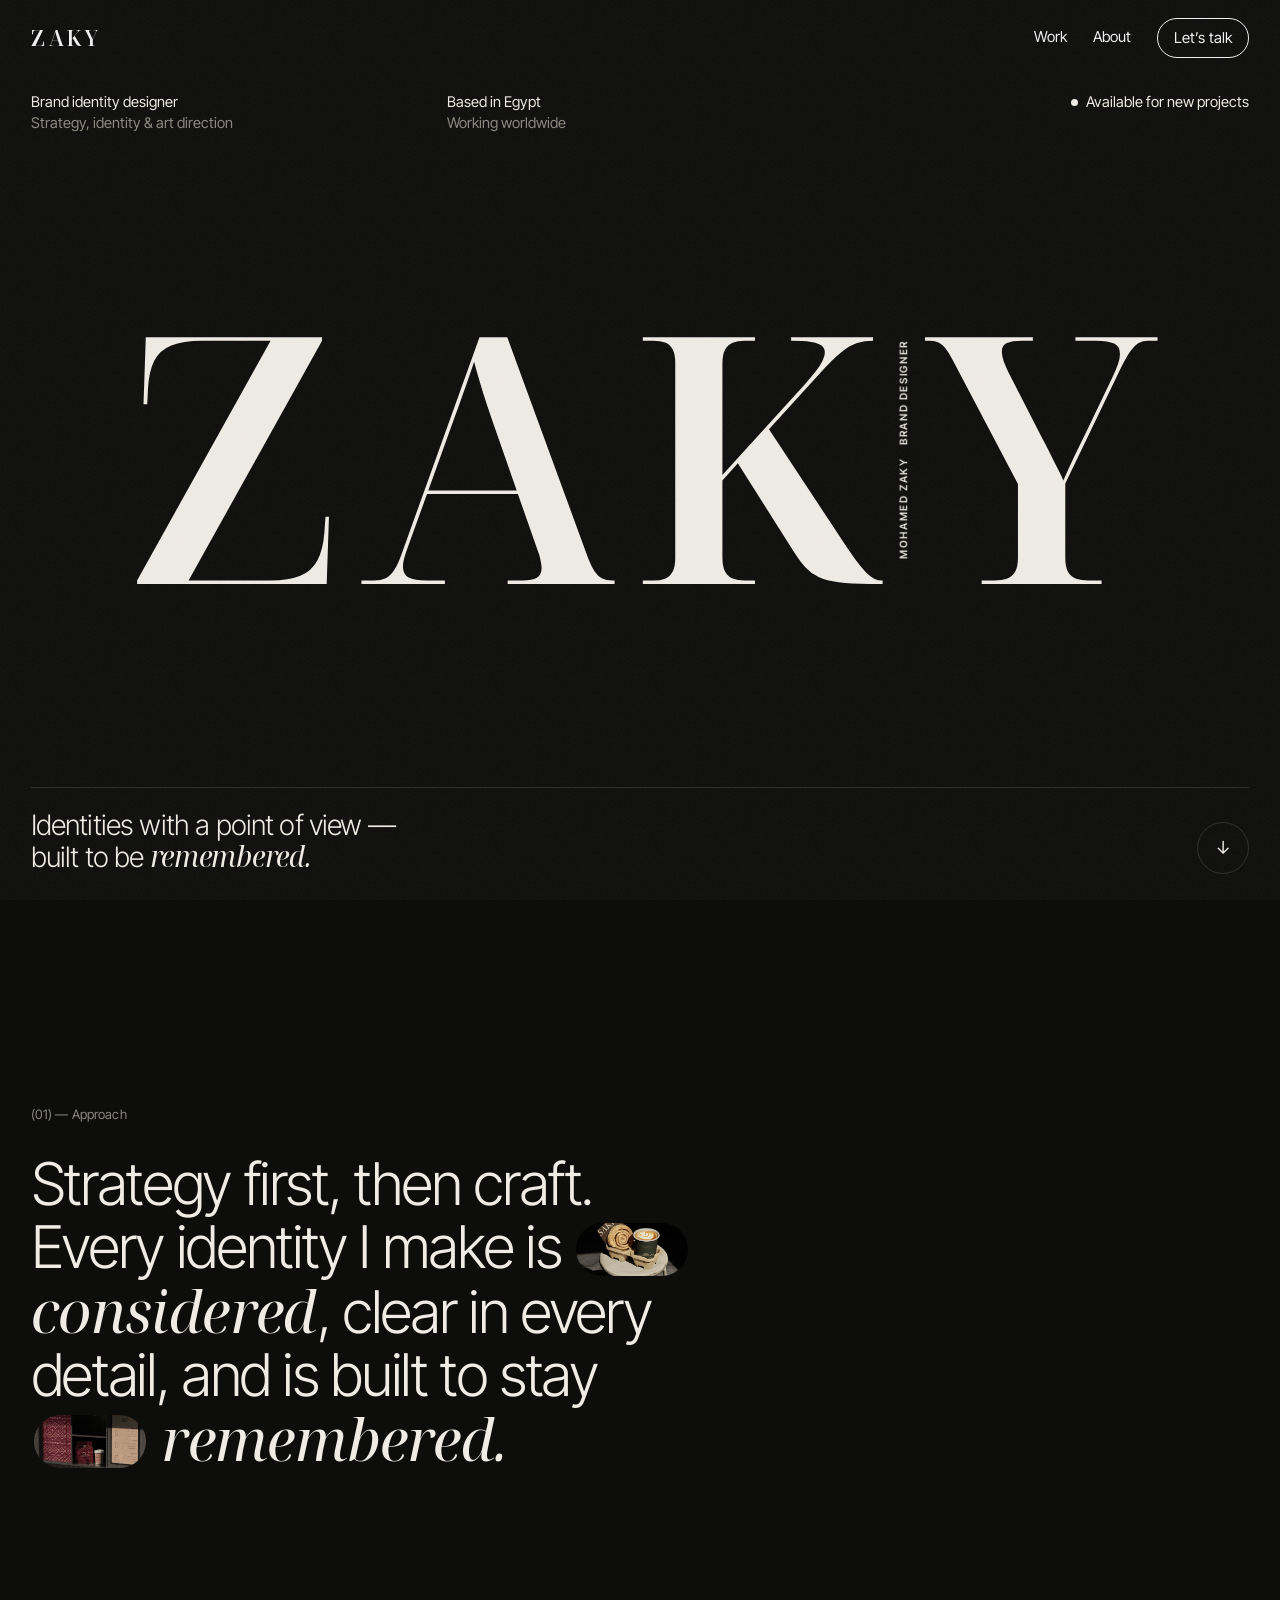
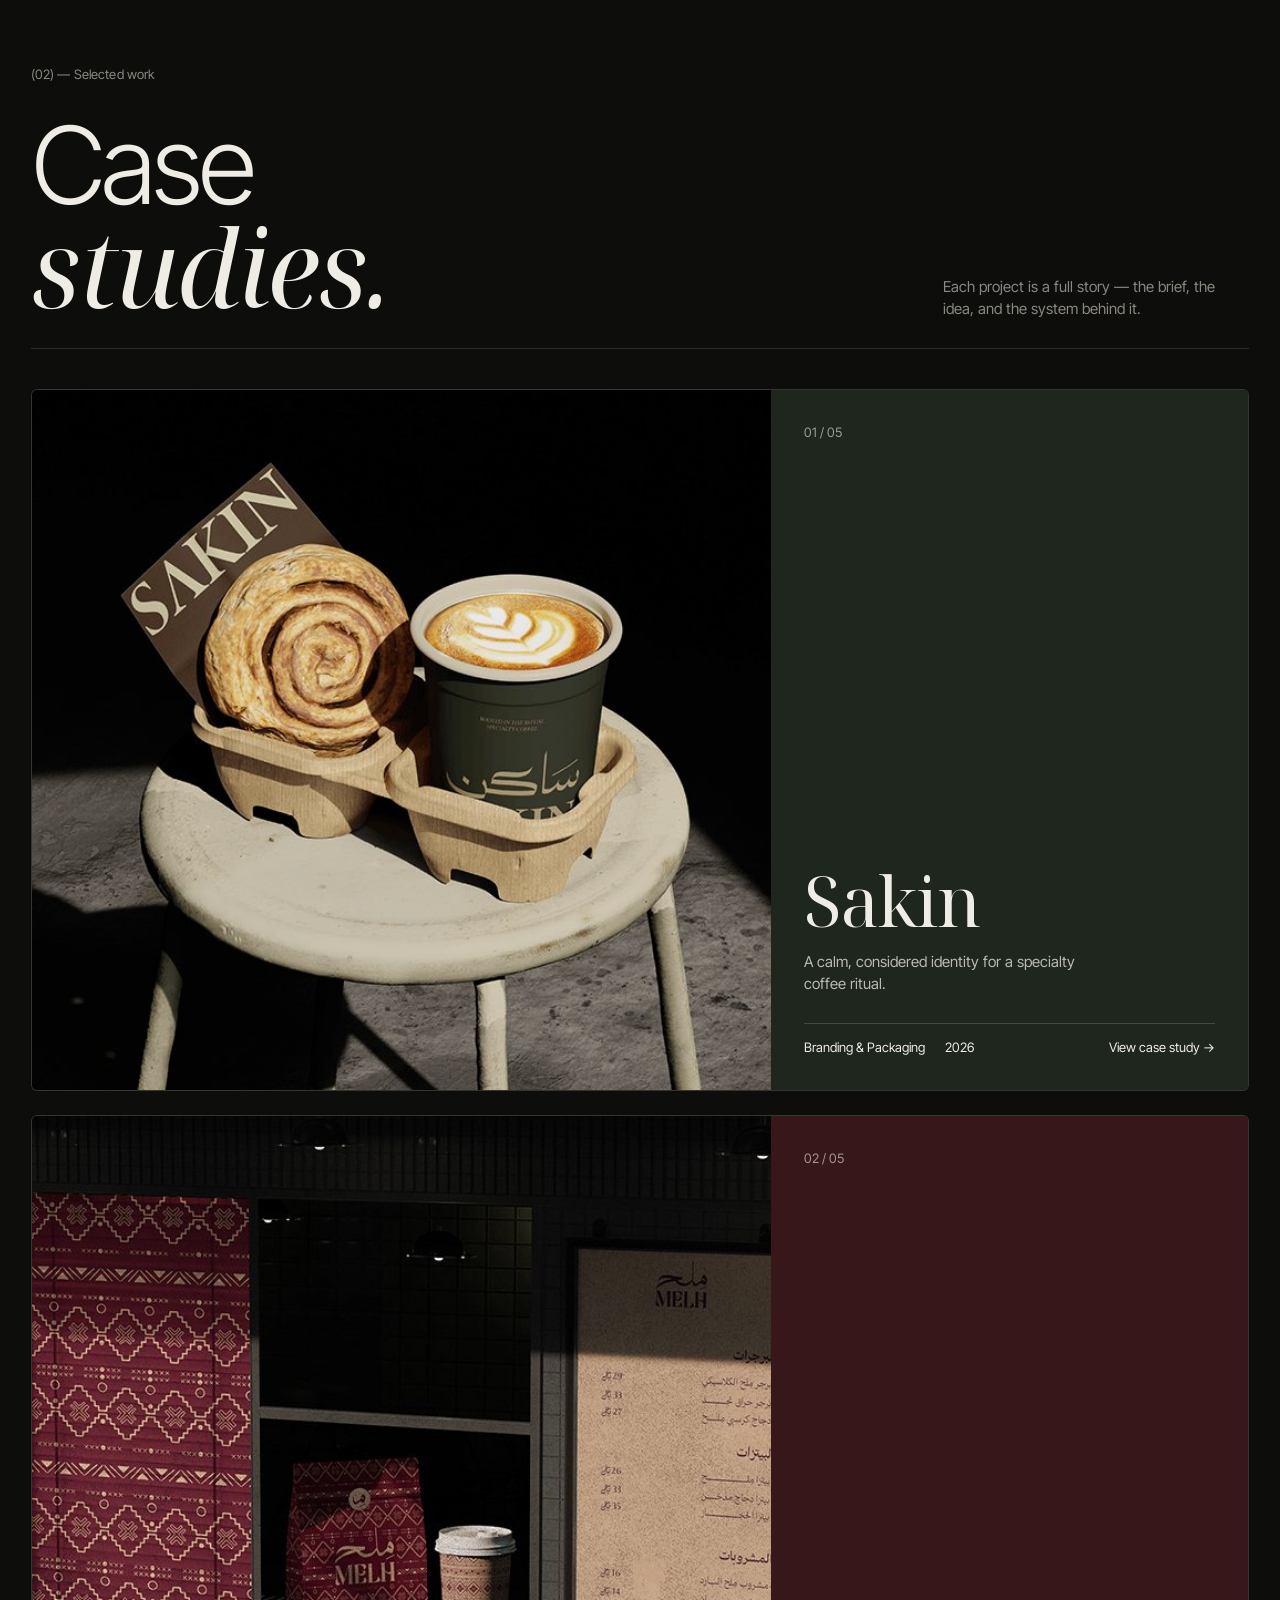
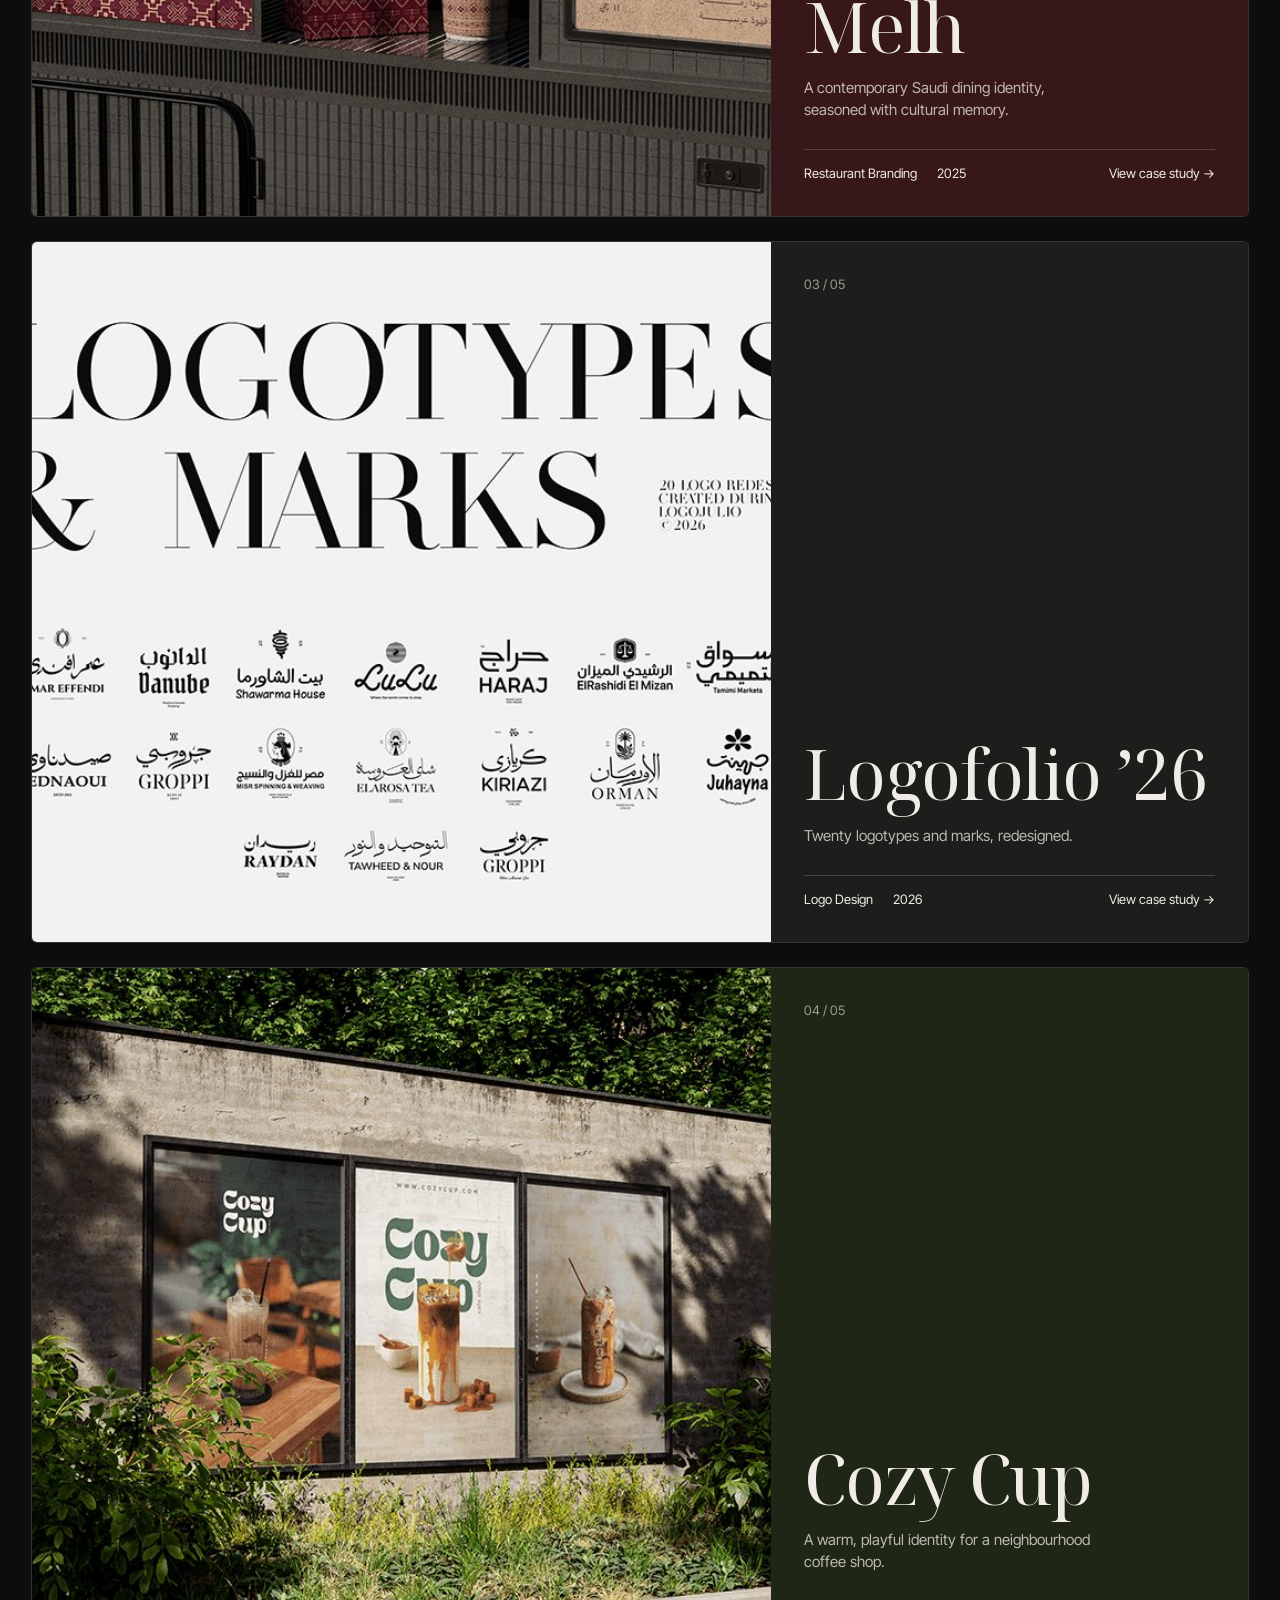
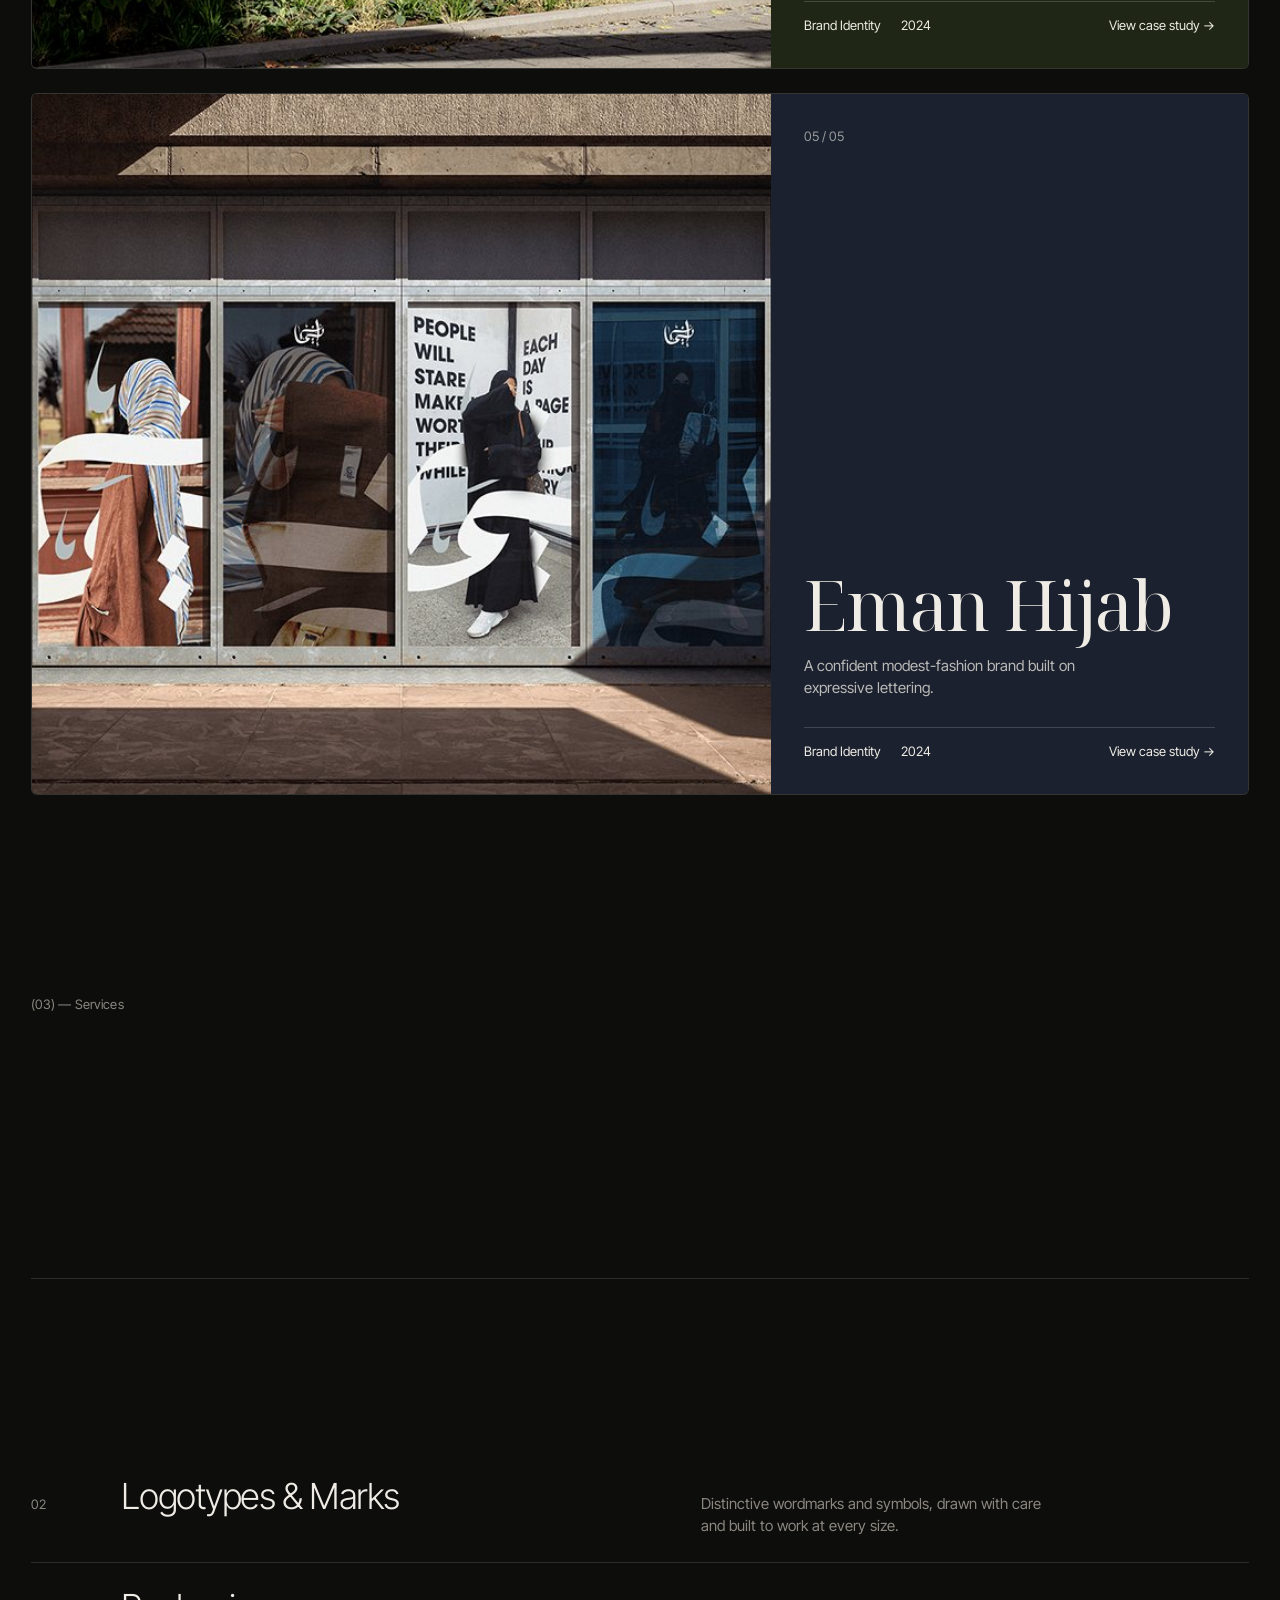
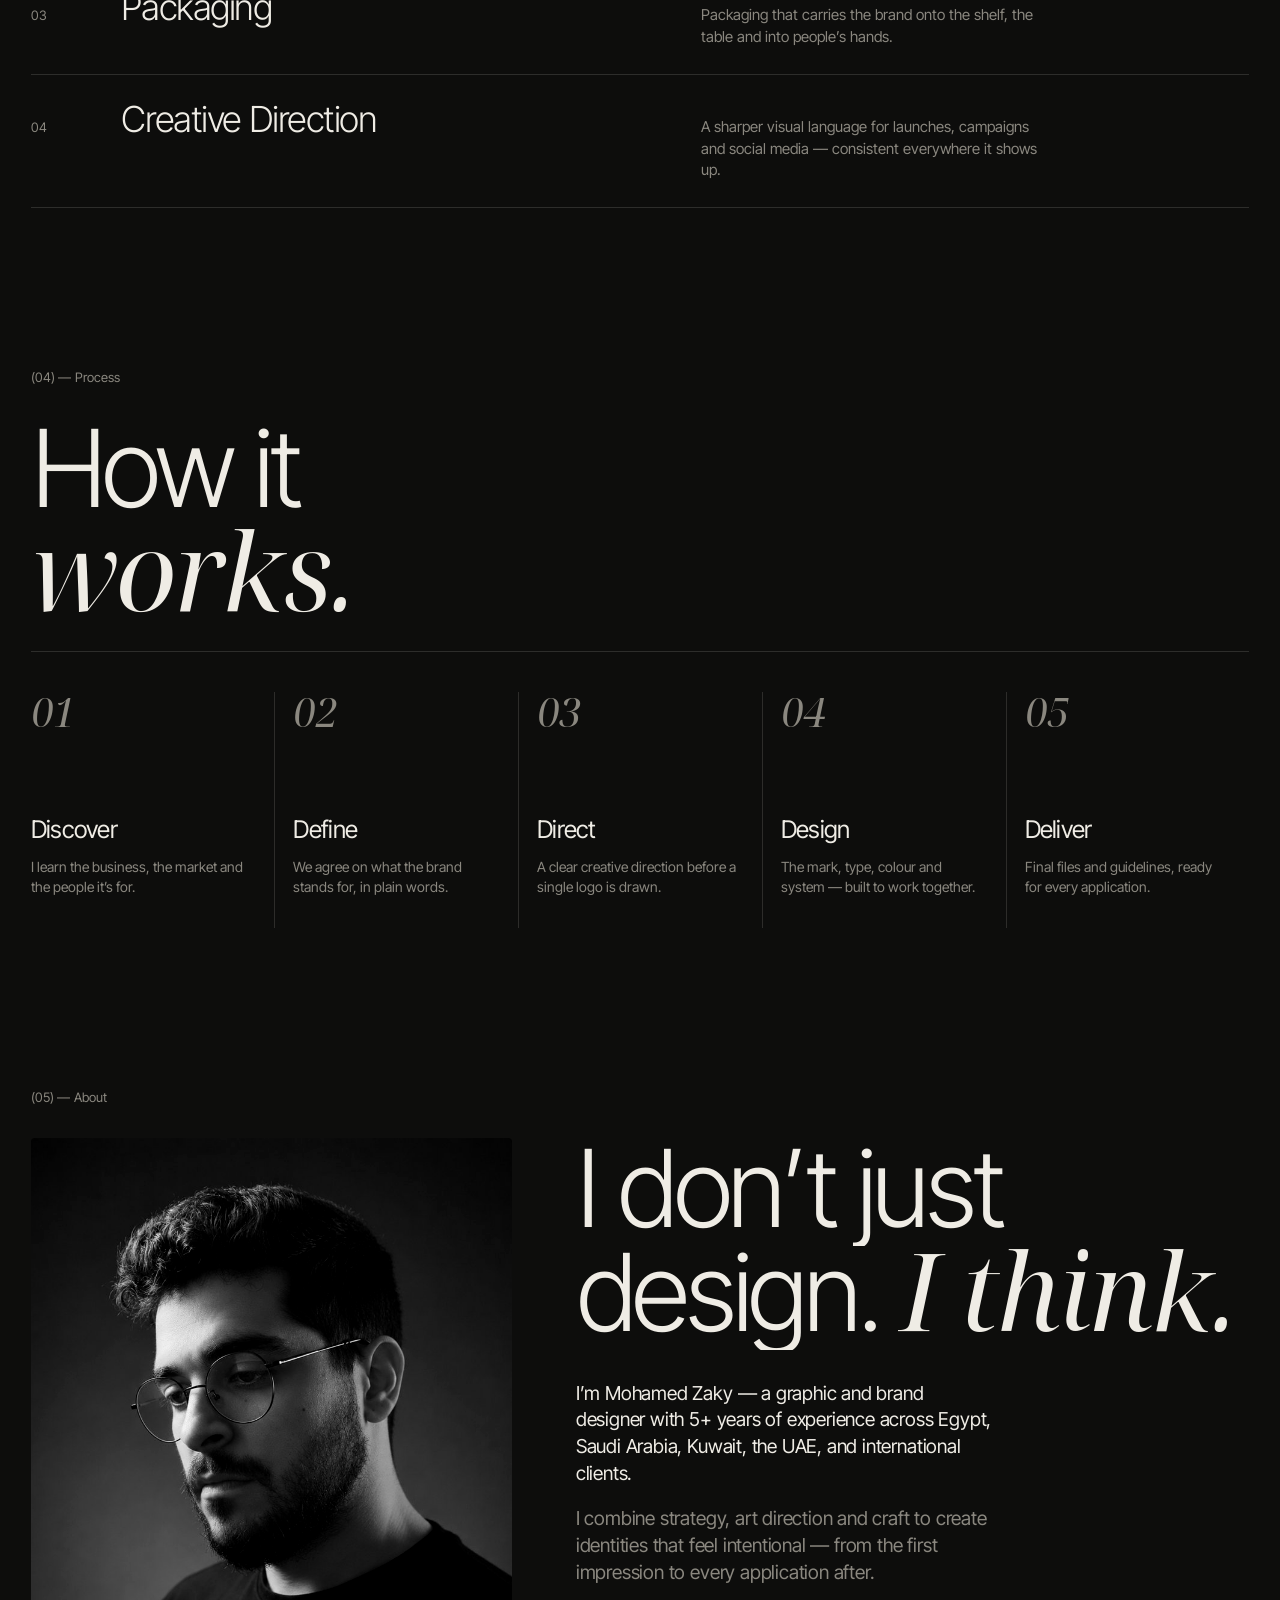
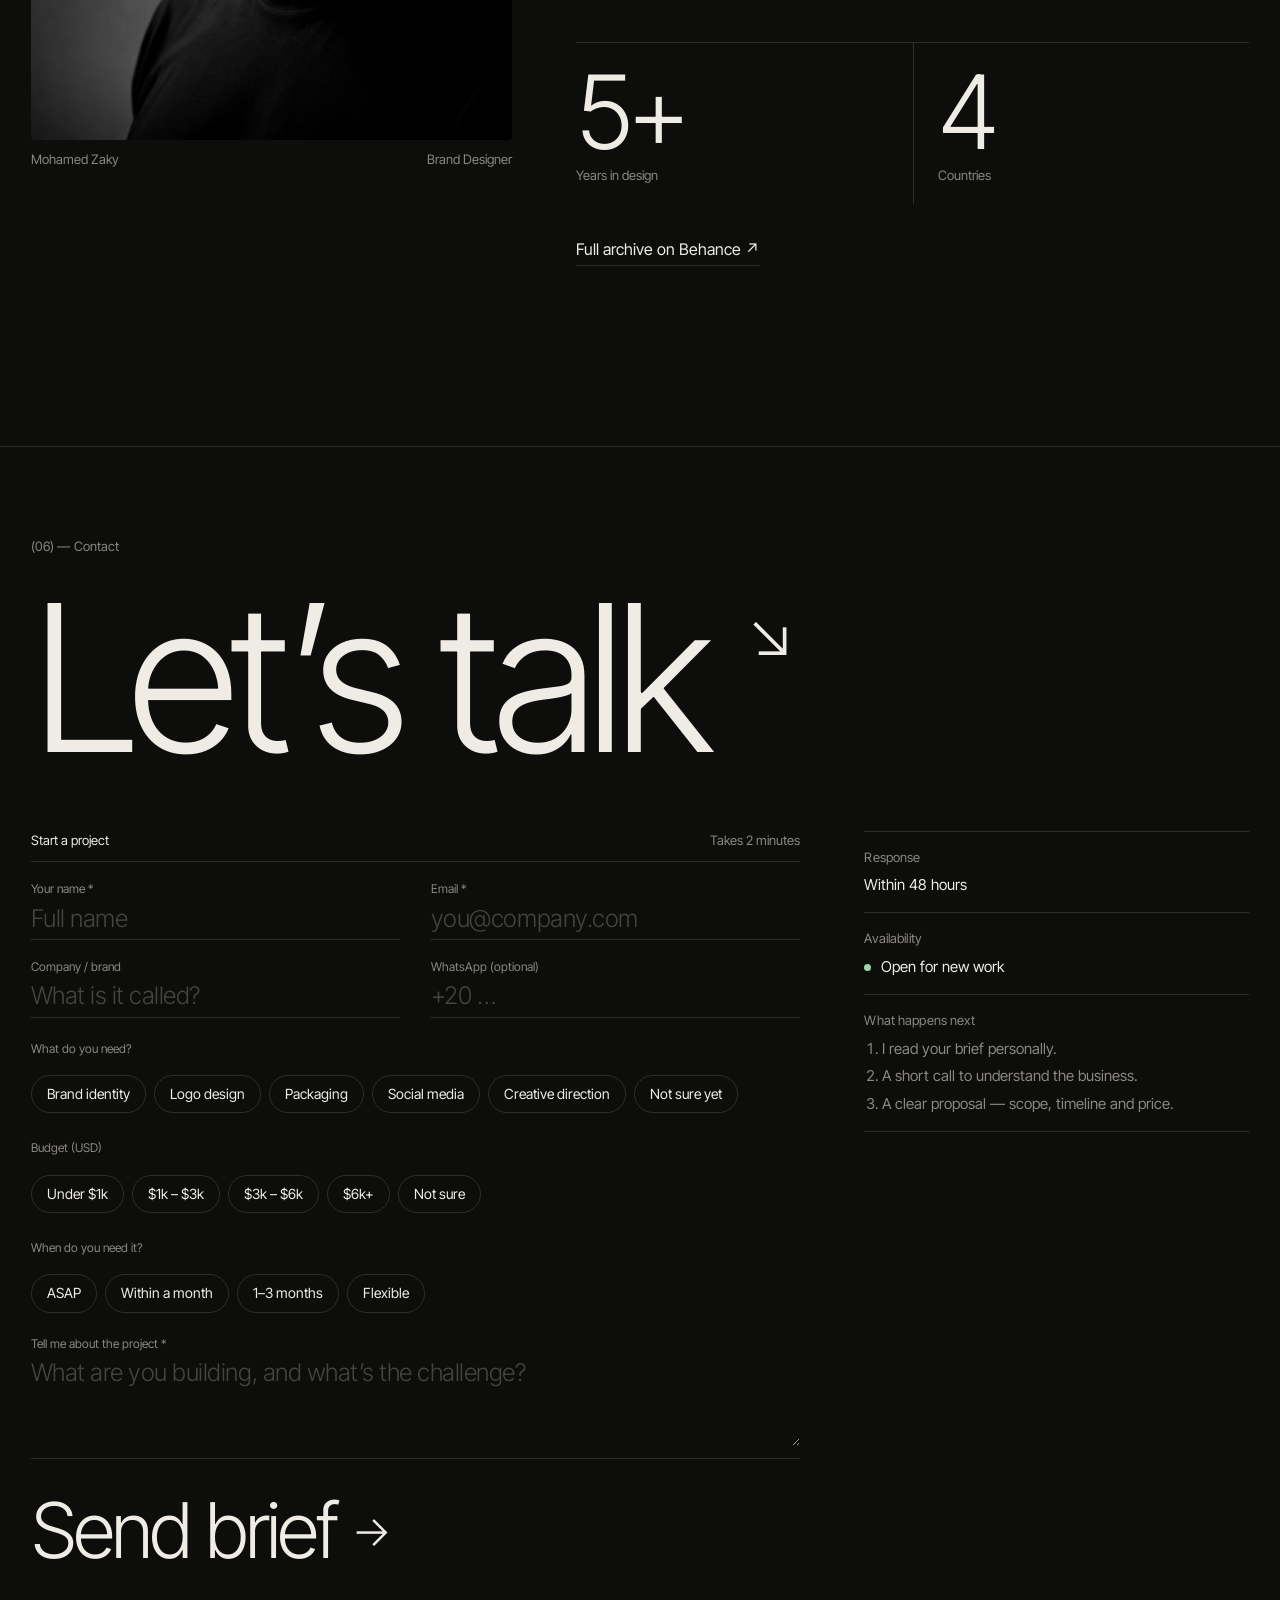
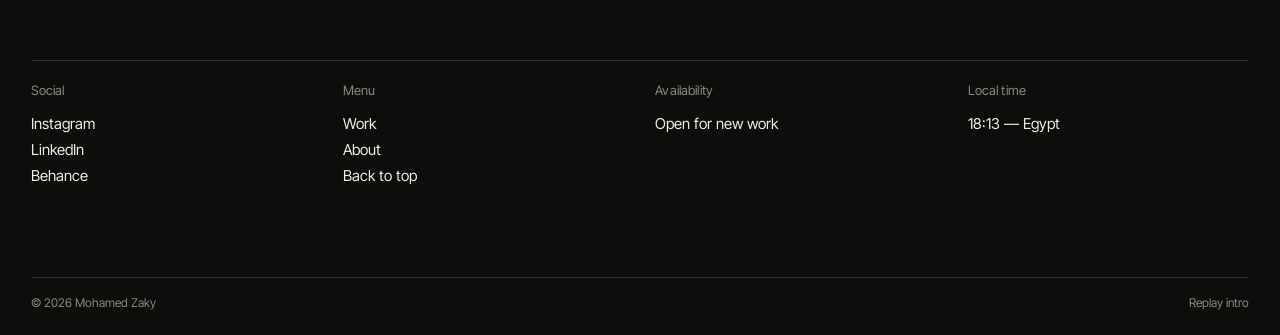
<file: index.html>
<!doctype html>
<html lang="en">
<head>
  <meta charset="UTF-8">
  <meta name="viewport" content="width=device-width, initial-scale=1">
  <title>Mohamed Zaky — Brand Identity Designer</title>
  <meta name="description" content="Mohamed Zaky is a brand identity designer from Egypt crafting distinctive brand identities for Egypt, the Gulf and beyond.">
  <meta name="theme-color" content="#0D0D0C">
  <link rel="icon" href="assets/favicon.svg" type="image/svg+xml">
  <link rel="preconnect" href="https://fonts.googleapis.com">
  <link rel="preconnect" href="https://fonts.gstatic.com" crossorigin>
  <link href="https://fonts.googleapis.com/css2?family=Noto+Serif+Display:ital,wght@0,400;0,600;1,400&family=Inter+Tight:wght@300;400;500&display=swap" rel="stylesheet">
  <link rel="stylesheet" href="css/styles.css">
</head>
<body class="home">

  <!-- INTRO: the name assembles letter by letter, then the curtain lifts -->
  <div class="intro" id="intro" aria-hidden="true">
    <div class="intro-inner">
      <div class="intro-word"><span>Z</span><span>A</span><span>K</span><span>Y</span></div>
      <div class="intro-sub"><b>Mohamed Zaky</b><span>Brand Designer</span></div>
    </div>
  </div>

  <header class="site-header">
    <a class="brand" href="index.html#top" aria-label="Mohamed Zaky — home">ZAKY</a>
    <nav class="nav" aria-label="Main">
      <a href="#work">Work</a>
      <a href="#about">About</a>
      <a class="pill" href="#contact">Let’s talk</a>
    </nav>
  </header>

  <main id="top">

    <!-- HERO -->
    <section class="hero">
      <div class="hero-top">
        <p>Brand identity designer<br><span class="muted">Strategy, identity &amp; art direction</span></p>
        <p class="loc">Based in Egypt<br><span class="muted">Working worldwide</span></p>
        <p class="status"><i></i> Available for new projects</p>
      </div>

      <h1 class="wordmark" aria-label="Zaky">
        <span class="wl">Z</span><span class="wl">A</span><span class="wl">K</span><span class="wm-tag" aria-hidden="true"><b>Mohamed Zaky</b><span>Brand Designer</span></span><span class="wl">Y</span>
      </h1>

      <div class="hero-bottom">
        <p class="hero-line">Identities with a point of view —<br>built to be <em>remembered.</em></p>
        <a class="scroll-cue" href="#work" data-cursor="Work">↓</a>
      </div>
    </section>

    <!-- STATEMENT with inline images -->
    <section class="statement">
      <p class="eyebrow">(01) — Approach</p>
      <h2 class="statement-text reveal">
        Strategy first, then craft. Every identity I make is
        <span class="pic"><img src="assets/work/sakin.jpg" alt=""></span> <em>considered</em>,
        clear in every detail,
        and is built to stay <span class="pic"><img src="assets/work/melh.jpg" alt=""></span> <em>remembered.</em>
      </h2>
    </section>

    <!-- WORK: stacked cards -->
    <section id="work" class="work">
      <div class="section-head">
        <p class="eyebrow">(02) — Selected work</p>
        <h2 class="big" data-lines>Case<br><em>studies.</em></h2>
        <p class="section-note muted">Each project is a full story — the brief, the idea, and the system behind it.</p>
      </div>
      <div class="stack" id="stack"></div>
    </section>

    <!-- SERVICES: bilingual rows -->
    <section class="services">
      <div class="section-head">
        <p class="eyebrow">(03) — Services</p>
        <h2 class="big" data-lines>What I<br><em>do.</em></h2>
      </div>
      <ul class="svc-list">
        <li class="reveal">
          <span class="svc-num">01</span>
          <h3>Brand Identity</h3>
          <p>Logo, type, colour and a full visual system that makes your business recognisable and ready to grow.</p>
        </li>
        <li class="reveal">
          <span class="svc-num">02</span>
          <h3>Logotypes &amp; Marks</h3>
          <p>Distinctive wordmarks and symbols, drawn with care and built to work at every size.</p>
        </li>
        <li class="reveal">
          <span class="svc-num">03</span>
          <h3>Packaging</h3>
          <p>Packaging that carries the brand onto the shelf, the table and into people’s hands.</p>
        </li>
        <li class="reveal">
          <span class="svc-num">04</span>
          <h3>Creative Direction</h3>
          <p>A sharper visual language for launches, campaigns and social media — consistent everywhere it shows up.</p>
        </li>
      </ul>
    </section>

    <!-- PROCESS -->
    <section class="process">
      <div class="section-head">
        <p class="eyebrow">(04) — Process</p>
        <h2 class="big" data-lines>How it<br><em>works.</em></h2>
      </div>
      <ol class="steps">
        <li class="reveal"><span class="step-num">01</span><h3>Discover</h3><p>I learn the business, the market and the people it’s for.</p></li>
        <li class="reveal"><span class="step-num">02</span><h3>Define</h3><p>We agree on what the brand stands for, in plain words.</p></li>
        <li class="reveal"><span class="step-num">03</span><h3>Direct</h3><p>A clear creative direction before a single logo is drawn.</p></li>
        <li class="reveal"><span class="step-num">04</span><h3>Design</h3><p>The mark, type, colour and system — built to work together.</p></li>
        <li class="reveal"><span class="step-num">05</span><h3>Deliver</h3><p>Final files and guidelines, ready for every application.</p></li>
      </ol>
    </section>

    <!-- ABOUT -->
    <section id="about" class="about">
      <p class="eyebrow">(05) — About</p>
      <div class="about-grid">
        <figure class="portrait reveal">
          <img src="assets/portrait.jpg" alt="Portrait of Mohamed Zaky" loading="lazy">
          <figcaption>Mohamed Zaky <span>Brand Designer</span></figcaption>
        </figure>
        <div class="about-copy">
          <h2 class="big" data-lines>I don’t just<br>design. <em>I think.</em></h2>
          <p class="reveal">I’m Mohamed Zaky — a graphic and brand designer with 5+ years of experience across Egypt, Saudi Arabia, Kuwait, the UAE, and international clients.</p>
          <p class="reveal muted">I combine strategy, art direction and craft to create identities that feel intentional — from the first impression to every application after.</p>
          <div class="stats">
            <div class="reveal"><b><span data-count="5">0</span>+</b><span>Years in design</span></div>
            <div class="reveal"><b><span data-count="4">0</span></b><span>Countries</span></div>
          </div>
          <a class="text-link" href="https://www.behance.net/mohamedzaky1" target="_blank" rel="noopener">Full archive on Behance ↗</a>
        </div>
      </div>
    </section>

  </main>

  <!-- CONTACT -->
  <footer id="contact" class="contact">
    <p class="eyebrow">(06) — Contact</p>
    <h2 class="talk"><span class="talk-en">Let’s talk <i>↘</i></span></h2>

    <div class="brief">
      <form class="brief-form" id="briefForm" novalidate>
        <div class="brief-head"><span>Start a project</span><span class="muted">Takes 2 minutes</span></div>

        <div class="field-row">
          <label class="field"><span>Your name *</span><input name="name" type="text" autocomplete="name" placeholder="Full name" required></label>
          <label class="field"><span>Email *</span><input name="email" type="email" autocomplete="email" placeholder="you@company.com" required></label>
        </div>
        <div class="field-row">
          <label class="field"><span>Company / brand</span><input name="company" type="text" autocomplete="organization" placeholder="What is it called?"></label>
          <label class="field"><span>WhatsApp (optional)</span><input name="phone" type="tel" autocomplete="tel" placeholder="+20 …"></label>
        </div>

        <fieldset class="chips">
          <legend>What do you need?</legend>
          <label><input type="checkbox" name="services" value="Brand identity"><span>Brand identity</span></label>
          <label><input type="checkbox" name="services" value="Logo design"><span>Logo design</span></label>
          <label><input type="checkbox" name="services" value="Packaging"><span>Packaging</span></label>
          <label><input type="checkbox" name="services" value="Social media"><span>Social media</span></label>
          <label><input type="checkbox" name="services" value="Creative direction"><span>Creative direction</span></label>
          <label><input type="checkbox" name="services" value="Not sure yet"><span>Not sure yet</span></label>
        </fieldset>

        <fieldset class="chips">
          <legend>Budget (USD)</legend>
          <label><input type="radio" name="budget" value="Under $1k"><span>Under $1k</span></label>
          <label><input type="radio" name="budget" value="$1k – $3k"><span>$1k – $3k</span></label>
          <label><input type="radio" name="budget" value="$3k – $6k"><span>$3k – $6k</span></label>
          <label><input type="radio" name="budget" value="$6k+"><span>$6k+</span></label>
          <label><input type="radio" name="budget" value="Not sure"><span>Not sure</span></label>
        </fieldset>

        <fieldset class="chips">
          <legend>When do you need it?</legend>
          <label><input type="radio" name="timeline" value="ASAP"><span>ASAP</span></label>
          <label><input type="radio" name="timeline" value="Within a month"><span>Within a month</span></label>
          <label><input type="radio" name="timeline" value="1–3 months"><span>1–3 months</span></label>
          <label><input type="radio" name="timeline" value="Flexible"><span>Flexible</span></label>
        </fieldset>

        <label class="field"><span>Tell me about the project *</span><textarea name="message" rows="3" placeholder="What are you building, and what’s the challenge?" required></textarea></label>
        <input type="checkbox" name="botcheck" class="hp" tabindex="-1" autocomplete="off" aria-hidden="true">

        <div class="brief-actions">
          <button class="send" type="submit" data-cursor="Send"><span>Send brief</span> <i>→</i></button>
          <p class="form-status" id="formStatus" role="status" aria-live="polite"></p>
        </div>
      </form>

      <aside class="brief-side">
        <div><span class="label">Response</span><span>Within 48 hours</span></div>
        <div><span class="label">Availability</span><span><i class="dot"></i> Open for new work</span></div>
        <div><span class="label">What happens next</span>
          <ol class="next-steps">
            <li>I read your brief personally.</li>
            <li>A short call to understand the business.</li>
            <li>A clear proposal — scope, timeline and price.</li>
          </ol>
        </div>
      </aside>
    </div>

    <div class="contact-grid">
      <div><span class="label">Social</span>
        <a href="https://www.instagram.com/mozakydesign/" target="_blank" rel="noopener">Instagram</a>
        <a href="https://www.linkedin.com/in/mozakydesign/" target="_blank" rel="noopener">LinkedIn</a>
        <a href="https://www.behance.net/mohamedzaky1" target="_blank" rel="noopener">Behance</a>
      </div>
      <div><span class="label">Menu</span><a href="#work">Work</a><a href="#about">About</a><a href="#top">Back to top</a></div>
      <div><span class="label">Availability</span><span>Open for new work</span></div>
      <div><span class="label">Local time</span><span id="localTime">—</span></div>
    </div>
    <div class="footer-bar"><span>© <span id="year">2026</span> Mohamed Zaky</span><button class="replay" id="replayIntro" type="button">Replay intro</button></div>
  </footer>

  <script src="js/lenis.min.js"></script>
  <script src="js/projects.js"></script>
  <script src="js/common.js"></script>
  <script src="js/home.js"></script>
  <script src="js/contact.js"></script>
</body>
</html>
</file>
<file: css/styles.css>
/* =========================================================
   Mohamed Zaky — portfolio
   Colours and fonts live in :root below.
   ========================================================= */
:root {
  --bg: #0D0D0C;
  --ink: #EFECE5;
  --muted: #8A877F;
  --line: rgba(239, 236, 229, 0.14);
  --accent: #EFECE5;

  --display: "Noto Serif Display", "Times New Roman", serif;
  --sans: "Inter Tight", system-ui, -apple-system, sans-serif;

  --gutter: clamp(16px, 2.4vw, 36px);
  --ease: cubic-bezier(.2, .7, .1, 1);
  --ease-io: cubic-bezier(.77, 0, .18, 1);
}

* { box-sizing: border-box; margin: 0; padding: 0; }
html { -webkit-text-size-adjust: 100%; }
body {
  background: var(--bg); color: var(--ink);
  font-family: var(--sans); font-size: 16px; line-height: 1.45;
  -webkit-font-smoothing: antialiased; overflow-x: hidden;
}
body::before { /* paper grain from the identity */
  content: ""; position: fixed; inset: 0; pointer-events: none; z-index: 300; opacity: .06;
  background-image: url("data:image/svg+xml,%3Csvg xmlns='http://www.w3.org/2000/svg' width='160' height='160'%3E%3Cfilter id='n'%3E%3CfeTurbulence type='fractalNoise' baseFrequency='.9' numOctaves='3' stitchTiles='stitch'/%3E%3C/filter%3E%3Crect width='100%25' height='100%25' filter='url(%23n)'/%3E%3C/svg%3E");
}
a { color: inherit; text-decoration: none; }
img { display: block; max-width: 100%; }
em { font-family: var(--display); font-style: italic; font-weight: 400; letter-spacing: -0.01em; }
.muted { color: var(--muted); }
.eyebrow, .label { font-size: 13px; color: var(--muted); letter-spacing: .01em; }
.big {
  font-family: var(--sans); font-weight: 300;
  font-size: clamp(52px, 8.4vw, 140px); line-height: .94; letter-spacing: -0.05em;
}
.big em { letter-spacing: -0.02em; }

/* ============ Header ============ */
.site-header {
  position: fixed; inset: 0 0 auto 0; z-index: 60;
  display: flex; justify-content: space-between; align-items: center;
  padding: 18px var(--gutter);
  mix-blend-mode: difference; color: #fff;
  transition: transform .6s var(--ease);
}
.site-header.hide { transform: translateY(-120%); }
.brand { font-family: var(--display); font-weight: 600; font-size: 21px; letter-spacing: .14em; }
.nav { display: flex; align-items: center; gap: 26px; font-size: 15px; }
.nav a:not(.pill) { background: linear-gradient(currentColor, currentColor) 0 100% / 0 1px no-repeat; transition: background-size .45s var(--ease); padding-bottom: 2px; }
.nav a:not(.pill):hover { background-size: 100% 1px; }
.pill { border: 1px solid currentColor; border-radius: 99px; padding: 8px 16px; transition: background .3s, color .3s; }
.pill:hover { background: #fff; color: #000; }

/* ============ Cursor ============ */
.cursor {
  position: fixed; left: 0; top: 0; z-index: 400; pointer-events: none;
  width: 0; height: 0; opacity: 0; transition: opacity .3s;
}
.cursor.on { opacity: 1; }
.cursor span {
  position: absolute; left: 0; top: 0; translate: -50% -50%;
  width: 10px; height: 10px; border-radius: 50%; background: #fff; mix-blend-mode: difference;
  display: grid; place-items: center; font-size: 0; color: #000; white-space: nowrap;
  transition: width .4s var(--ease), height .4s var(--ease), font-size .2s, background .3s;
}
.cursor.link span { width: 44px; height: 44px; background: transparent; border: 1px solid #fff; }
.cursor.label span { width: 96px; height: 96px; font-size: 13px; mix-blend-mode: normal; background: var(--ink); color: var(--bg); }

/* ============ Intro ============ */
.intro {
  position: fixed; inset: 0; z-index: 200; background: var(--bg);
  display: grid; place-items: center;
  transition: clip-path 1.1s var(--ease-io);
  clip-path: inset(0 0 0 0);
}
.intro.out { clip-path: inset(0 0 100% 0); }
.intro.gone { display: none; }
.intro-inner { display: grid; place-items: center; gap: 22px; }
.intro-word { display: flex; gap: .06em; overflow: hidden; font-family: var(--display); font-weight: 600; font-size: clamp(64px, 11vw, 170px); line-height: .9; }
.intro-word span { transform: translateY(110%); }
.intro-sub { display: flex; gap: 1.4em; font-size: 11px; letter-spacing: .18em; text-transform: uppercase; opacity: 0; }
.intro-sub b { font-weight: 600; }
.intro.play .intro-word span { animation: up 1s var(--ease) forwards; }
.intro.play .intro-word span:nth-child(2) { animation-delay: .08s; }
.intro.play .intro-word span:nth-child(3) { animation-delay: .16s; }
.intro.play .intro-word span:nth-child(4) { animation-delay: .24s; }
.intro.play .intro-sub { animation: fadein .8s .9s forwards; }
@keyframes fadein { to { opacity: 1; } }
@keyframes up { to { transform: none; } }
html.intro-lock, html.intro-lock body { overflow: hidden; }

/* ============ Hero ============ */
.hero {
  min-height: 100svh; display: flex; flex-direction: column; justify-content: space-between;
  padding: 92px var(--gutter) 26px; position: relative;
}
.hero-top {
  display: grid; grid-template-columns: 1fr 1fr 1fr; align-items: start; gap: var(--gutter);
  font-size: clamp(14px, 1.15vw, 17px);
}
.hero-top .status { justify-self: end; display: flex; align-items: center; gap: 8px; }
.status i { width: 7px; height: 7px; border-radius: 50%; background: var(--ink); animation: pulse 2.2s infinite; }
@keyframes pulse { 0%, 100% { opacity: 1; } 50% { opacity: .25; } }

.wordmark {
  --spread: 0;
  display: flex; justify-content: center; align-items: flex-end; gap: .05em;
  font-family: var(--display); font-weight: 600;
  font-size: clamp(100px, 27vw, 500px); line-height: .8;
  user-select: none;
}
.wl {
  display: inline-block;
  transform: translateY(calc(var(--spread) * var(--d, 0) * 1px)) ;
  opacity: 0; translate: 0 40%; filter: blur(12px);
}
.wl:nth-child(1) { --d: -40; }
.wl:nth-child(2) { --d: 30; }
.wl:nth-child(3) { --d: -20; }
.wl:nth-child(5) { --d: 50; }
body.ready .wl { animation: settle 1.3s var(--ease) forwards; }
body.ready .wl:nth-child(2) { animation-delay: .07s; }
body.ready .wl:nth-child(3) { animation-delay: .14s; }
body.ready .wl:nth-child(5) { animation-delay: .21s; }
@keyframes settle { to { opacity: 1; translate: 0 0; filter: blur(0); } }

/* the vertical tag between K and Y — straight from the identity */
.wm-tag {
  writing-mode: vertical-rl; transform: rotate(180deg);
  display: flex; gap: 1.2em; align-self: center;
  font-family: var(--sans); font-size: clamp(9px, .8vw, 12px); line-height: 1; letter-spacing: .16em; text-transform: uppercase;
  opacity: 0; transition: opacity 1s .8s;
}
.wm-tag b { font-weight: 600; }
body.ready .wm-tag { opacity: 1; }

.hero-bottom {
  display: grid; grid-template-columns: 1fr auto; align-items: end; gap: clamp(20px, 4vw, 60px);
  padding-top: 22px; border-top: 1px solid var(--line); margin-top: 22px;
  opacity: 0; transition: opacity 1s .6s;
}
body.ready .hero-bottom { opacity: 1; }
.hero-line { font-weight: 300; font-size: clamp(20px, 2.2vw, 34px); line-height: 1.12; letter-spacing: -0.03em; }
.scroll-cue {
  width: 52px; height: 52px; border-radius: 50%; border: 1px solid var(--line);
  display: grid; place-items: center; font-size: 18px; transition: background .3s, color .3s;
}
.scroll-cue:hover { background: var(--ink); color: var(--bg); }

/* ============ Line-mask reveal ============ */
.ln { display: block; overflow: hidden; padding-bottom: .06em; margin-bottom: -.06em; }
.ln > span { display: block; transform: translateY(105%); transition: transform 1.1s var(--ease); }
[data-lines].in .ln > span { transform: none; }
.reveal { opacity: 0; transform: translateY(28px); transition: opacity 1s var(--ease), transform 1s var(--ease); }
.reveal.in { opacity: 1; transform: none; }

/* ============ Statement ============ */
.statement { padding: clamp(110px, 16vw, 230px) var(--gutter) clamp(80px, 12vw, 180px); }
.statement .eyebrow { margin-bottom: 28px; }
.statement-text {
  font-weight: 300; font-size: clamp(32px, 4.6vw, 76px); line-height: 1.08; letter-spacing: -0.04em;
  max-width: 20ch;
}
.pic {
  display: inline-block; vertical-align: middle;
  width: 1.9em; height: .9em; border-radius: 99px; overflow: hidden; margin: -.1em .05em 0;
}
.pic img { width: 100%; height: 100%; object-fit: cover; transition: transform 1s var(--ease); }
.pic:hover img { transform: scale(1.15); }

/* ============ Section heads ============ */
.section-head {
  display: grid; grid-template-columns: 1fr 1fr; align-items: end; gap: var(--gutter);
  padding-bottom: 28px; border-bottom: 1px solid var(--line); margin-bottom: 40px;
}
.section-head .eyebrow { grid-column: 1 / -1; }
.section-note { max-width: 34ch; justify-self: end; font-size: 15px; }

/* ============ Work: stacked cards ============ */
.work { padding: 40px var(--gutter) 80px; }
.stack { display: grid; gap: 24px; }
.card {
  --cover: 0;
  position: sticky; top: calc(76px + var(--i) * 14px);
  display: grid; grid-template-columns: 1.55fr 1fr; gap: 0;
  height: min(78vh, 760px); border-radius: 6px; overflow: hidden;
  background: #151513; border: 1px solid var(--line);
  transform: scale(calc(1 - var(--cover) * 0.06)); transform-origin: center top;
  filter: brightness(calc(1 - var(--cover) * 0.5));
}
.card-media { overflow: hidden; }
.card-media img { width: 100%; height: 100%; object-fit: cover; transition: transform 1.4s var(--ease); }
.card:hover .card-media img { transform: scale(1.05); }
.card-info {
  display: flex; flex-direction: column; padding: clamp(20px, 2.6vw, 40px);
  background: color-mix(in srgb, var(--accent) 55%, #0D0D0C);
}
.card-idx { font-size: 13px; color: rgba(239,236,229,.6); }
.card h3 {
  margin-top: auto; font-family: var(--display); font-weight: 400;
  font-size: clamp(44px, 5.4vw, 92px); line-height: .95; letter-spacing: -0.02em;
}
.card p { margin-top: 18px; max-width: 32ch; color: rgba(239,236,229,.75); font-size: 15px; }
.card-meta { display: flex; flex-wrap: wrap; gap: 8px 20px; margin-top: 28px; padding-top: 14px; border-top: 1px solid rgba(239,236,229,.18); font-size: 13px; }
.card-cta { margin-left: auto; transition: transform .4s var(--ease); }
.card:hover .card-cta { transform: translateX(6px); }

/* ============ Services ============ */
.services, .process, .about { padding: 120px var(--gutter) 40px; }
.svc-list { list-style: none; }
.svc-list li {
  display: grid; grid-template-columns: 60px 1fr 1fr; align-items: baseline; gap: var(--gutter);
  padding: 26px 0; border-bottom: 1px solid var(--line);
  transition: padding .5s var(--ease);
}
.svc-list li:hover { padding-left: 14px; }
.svc-num { font-size: 13px; color: var(--muted); }
.svc-list h3 { font-weight: 300; font-size: clamp(26px, 2.8vw, 46px); letter-spacing: -0.04em; line-height: 1.05; }
.svc-list p { color: var(--muted); font-size: 15px; max-width: 38ch; }

/* ============ Process ============ */
.steps { list-style: none; display: grid; grid-template-columns: repeat(5, 1fr); }
.steps li { padding: 0 18px 30px; border-left: 1px solid var(--line); }
.steps li:first-child { border-left: 0; padding-left: 0; }
.step-num { display: block; font-family: var(--display); font-style: italic; font-size: 40px; line-height: 1; color: var(--muted); margin-bottom: 80px; }
.steps h3 { font-weight: 400; font-size: clamp(22px, 1.9vw, 30px); letter-spacing: -0.03em; margin-bottom: 10px; }
.steps p { color: var(--muted); font-size: 14px; max-width: 28ch; }

/* ============ About ============ */
.about-grid { display: grid; grid-template-columns: 5fr 7fr; gap: clamp(24px, 5vw, 90px); margin-top: 32px; align-items: start; }
.portrait { position: sticky; top: 90px; }
.portrait img { width: 100%; aspect-ratio: 4 / 5; object-fit: cover; border-radius: 4px; filter: grayscale(1) contrast(1.05); }
.portrait figcaption { display: flex; justify-content: space-between; font-size: 13px; color: var(--muted); padding-top: 10px; }
.about-copy .big { margin-bottom: 36px; }
.about-copy p { font-size: clamp(17px, 1.5vw, 22px); line-height: 1.4; max-width: 38ch; margin-bottom: 18px; letter-spacing: -0.01em; }
.stats { display: grid; grid-template-columns: repeat(2, 1fr); margin-top: 56px; border-top: 1px solid var(--line); }
.stats div { padding: 18px 0; }
.stats div + div { border-left: 1px solid var(--line); padding-left: 24px; }
.stats b { display: block; font-weight: 300; font-size: clamp(64px, 8vw, 120px); line-height: 1; letter-spacing: -0.06em; }
.stats div > span { font-size: 13px; color: var(--muted); }
.text-link { display: inline-block; margin-top: 34px; border-bottom: 1px solid var(--line); padding-bottom: 4px; transition: border-color .3s; }
.text-link:hover { border-color: var(--ink); }

/* ============ Contact / footer ============ */
.contact { margin-top: 140px; padding: 90px var(--gutter) 24px; border-top: 1px solid var(--line); }
.contact .label { display: block; margin-bottom: 10px; }
.talk { display: grid; margin: 30px 0 0; }
.talk-en { font-weight: 300; font-size: clamp(80px, 16vw, 290px); line-height: .9; letter-spacing: -0.06em; transition: letter-spacing .7s var(--ease); }
.talk-en i { font-style: normal; font-size: .3em; vertical-align: top; display: inline-block; margin-top: .3em; transition: transform .5s var(--ease); }
.talk:hover .talk-en { letter-spacing: -0.03em; }
.talk:hover .talk-en i { transform: translate(8px, -8px); }
/* ============ Brief form ============ */
.talk { font-weight: 300; }
.brief { display: grid; grid-template-columns: 2fr 1fr; gap: clamp(24px, 5vw, 90px); margin-top: 60px; }
.brief-head { display: flex; justify-content: space-between; font-size: 13px; padding-bottom: 12px; border-bottom: 1px solid var(--line); }
.field-row { display: grid; grid-template-columns: 1fr 1fr; gap: var(--gutter); }
.field { display: block; padding: 18px 0 6px; border-bottom: 1px solid var(--line); transition: border-color .3s; }
.field:focus-within { border-color: var(--ink); }
.field > span { display: block; font-size: 12px; color: var(--muted); margin-bottom: 6px; }
.field input, .field textarea {
  width: 100%; background: none; border: 0; outline: 0; color: var(--ink);
  font: 300 clamp(20px, 1.9vw, 30px)/1.2 var(--sans); letter-spacing: -0.02em; resize: vertical; padding: 0;
}
.field input::placeholder, .field textarea::placeholder { color: rgba(239,236,229,.25); }
.field.invalid { border-color: #d9826f; }
.chips { border: 0; padding: 22px 0 4px; display: flex; flex-wrap: wrap; gap: 8px; }
.chips legend { font-size: 12px; color: var(--muted); margin-bottom: 10px; float: left; width: 100%; }
.chips label { position: relative; }
.chips input { position: absolute; opacity: 0; inset: 0; cursor: pointer; }
.chips span { display: inline-block; padding: 8px 15px; border: 1px solid var(--line); border-radius: 99px; font-size: 14px; transition: background .25s, color .25s, border-color .25s; }
.chips label:hover span { border-color: var(--ink); }
.chips input:checked + span { background: var(--ink); color: var(--bg); border-color: var(--ink); }
.chips input:focus-visible + span { outline: 2px solid var(--ink); outline-offset: 2px; }
.hp { position: absolute; left: -9999px; }
.brief-actions { display: flex; align-items: center; gap: 24px; flex-wrap: wrap; margin-top: 34px; }
.send {
  background: none; border: 0; color: var(--ink); cursor: pointer;
  font: 300 clamp(48px, 6vw, 96px)/1 var(--sans); letter-spacing: -0.05em; display: inline-flex; align-items: center; gap: .2em;
}
.send i { font-style: normal; font-size: .55em; transition: transform .5s var(--ease); }
.send:hover i { transform: translateX(12px); }
.send:disabled { opacity: .4; cursor: wait; }
.form-status { font-size: 15px; max-width: 34ch; }
.form-status.ok { color: #9fd3a8; }
.form-status.err { color: #e3a090; }
.brief-side { display: flex; flex-direction: column; gap: 0; border-top: 1px solid var(--line); align-self: start; font-size: 15px; }
.brief-side > div { padding: 16px 0; border-bottom: 1px solid var(--line); display: flex; flex-direction: column; gap: 4px; }
.brief-side .label { margin-bottom: 4px; }
.dot { display: inline-block; width: 7px; height: 7px; border-radius: 50%; background: #9fd3a8; margin-right: 6px; vertical-align: middle; animation: pulse 2.2s infinite; }
.next-steps { padding-left: 1.2em; color: var(--muted); display: grid; gap: 6px; }
.brief-done { padding: 60px 0; }
.brief-done h3 { font-weight: 300; font-size: clamp(40px, 5vw, 80px); letter-spacing: -0.045em; line-height: 1; }
.brief-done p { color: var(--muted); margin-top: 16px; font-size: 17px; }

.contact-grid { display: grid; grid-template-columns: repeat(4, 1fr); gap: var(--gutter); margin-top: 90px; padding-top: 20px; border-top: 1px solid var(--line); font-size: 15px; }
.contact-grid > div { display: flex; flex-direction: column; gap: 4px; }
.contact-grid a:hover { text-decoration: underline; text-underline-offset: 3px; }
.footer-bar { display: flex; justify-content: space-between; font-size: 12px; color: var(--muted); border-top: 1px solid var(--line); padding-top: 16px; margin-top: 90px; }
.replay { background: none; border: 0; color: inherit; font: inherit; cursor: pointer; }
.replay:hover, .footer-bar a:hover { color: var(--ink); }
.contact-slim { margin-top: 0; padding-top: 0; border-top: 0; }
.contact-slim .footer-bar { margin-top: 0; }

/* ============ Case study ============ */
.case-study { padding-top: 84px; }
.cs-hero { padding: 0 var(--gutter) 48px; display: grid; grid-template-columns: 1.1fr 1fr; gap: 28px var(--gutter); align-items: end; }
.cs-topline { grid-column: 1 / -1; display: flex; justify-content: space-between; font-size: 13px; color: var(--muted); }
.cs-topline a:hover { color: var(--ink); }
.cs-title { grid-column: 1 / -1; font-family: var(--display); font-weight: 400; font-size: clamp(76px, 14vw, 240px); line-height: .9; letter-spacing: -0.03em; }
.cs-tagline { font-weight: 300; font-size: clamp(22px, 2.4vw, 38px); line-height: 1.12; letter-spacing: -0.03em; max-width: 22ch; align-self: start; }
.cs-info { display: grid; grid-template-columns: repeat(auto-fit, minmax(150px, 1fr)); border-top: 1px solid var(--line); font-size: 14px; align-self: start; }
.cs-info div { padding: 14px 16px 14px 0; border-bottom: 1px solid var(--line); }
.cs-info dt { font-size: 11px; color: var(--muted); margin-bottom: 4px; text-transform: uppercase; letter-spacing: .08em; }
.cs-cover { height: 92vh; overflow: hidden; margin: 0 var(--gutter); border-radius: 6px; }
.cs-cover img { width: 100%; height: 100%; object-fit: cover; transform: scale(1.15); will-change: transform; }

.cs-content { padding: 0 var(--gutter); }
.cs-text { display: grid; grid-template-columns: 1fr 2fr; gap: var(--gutter); padding: clamp(70px, 9vw, 130px) 0 clamp(50px, 6vw, 90px); }
.cs-label { font-size: 14px; color: var(--accent-ink, var(--ink)); padding-top: .5em; }
.cs-body p { font-weight: 300; font-size: clamp(21px, 2.1vw, 33px); line-height: 1.25; letter-spacing: -0.02em; max-width: 32ch; }
.cs-body p + p { margin-top: 1em; color: var(--muted); }
.cs-quote {
  font-family: var(--display); font-style: italic; font-weight: 400;
  font-size: clamp(40px, 5.6vw, 96px); line-height: 1.02; letter-spacing: -0.02em;
  max-width: 16ch; padding: clamp(60px, 8vw, 120px) 0;
}
.cs-block { margin-bottom: 14px; }
.cs-img { overflow: hidden; border-radius: 6px; background: #151513; }
.cs-img img { width: 100%; height: auto; }
.cs-img.board { background: #F4F2EE; padding: clamp(18px, 4vw, 70px); border-radius: 4px; }
.cs-row-imgs { display: grid; grid-template-columns: repeat(var(--n), 1fr); gap: 14px; }
.cs-row-imgs .cs-img img { height: 100%; object-fit: cover; }
.cs-caption { font-size: 13px; color: var(--muted); padding-top: 10px; }
.palette { display: flex; height: clamp(220px, 26vw, 380px); gap: 8px; }
.pal { flex: var(--w) 1 0; min-width: 70px; background: var(--c); border-radius: 4px; border: 1px solid var(--line); display: flex; flex-direction: column; justify-content: flex-end; padding: 12px; font-size: 12px; color: #fff; mix-blend-mode: normal; transition: flex-grow .6s var(--ease); }
.pal span { mix-blend-mode: difference; }
.pal-name { font-size: 14px; }
.pal:hover { flex-grow: calc(var(--w) * 1.6); }
.keywords { list-style: none; font-weight: 300; font-size: clamp(30px, 3.8vw, 62px); line-height: 1.05; letter-spacing: -0.04em; text-transform: uppercase; }
.keywords li:nth-child(even) { font-family: var(--display); font-style: italic; text-transform: none; letter-spacing: -0.01em; color: var(--muted); }

.cs-credits { margin: 120px var(--gutter) 0; }
.cs-credits-head { display: flex; justify-content: space-between; font-size: 13px; padding-bottom: 12px; border-bottom: 1px solid var(--line); }
.cs-credits-head span:last-child { color: var(--muted); }
.credit { display: grid; grid-template-columns: 1fr 2fr; gap: var(--gutter); padding: 14px 0; border-bottom: 1px solid var(--line); font-size: 13px; color: var(--muted); align-items: baseline; }
.credit b { font-weight: 400; font-size: clamp(20px, 1.8vw, 28px); color: var(--ink); letter-spacing: -0.02em; }

.cs-cta { margin: 120px var(--gutter) 0; padding: clamp(32px, 5vw, 70px); border-radius: 6px; background: color-mix(in srgb, var(--accent) 50%, #0D0D0C); display: grid; gap: 22px; justify-items: start; }
.cs-cta .eyebrow { color: rgba(239,236,229,.7); }
.cs-cta h2 { font-weight: 300; font-size: clamp(38px, 5vw, 84px); line-height: .98; letter-spacing: -0.045em; }
.pill-lg { border: 1px solid var(--ink); border-radius: 99px; padding: 14px 24px; font-size: 15px; transition: background .3s, color .3s; }
.pill-lg:hover { background: var(--ink); color: var(--bg); }

.cs-next { display: grid; grid-template-columns: 1fr auto; align-items: end; gap: 20px var(--gutter); margin: 120px var(--gutter) 60px; padding-top: 22px; border-top: 1px solid var(--line); }
.cs-next .eyebrow { grid-column: 1 / -1; }
.cs-next-name { font-weight: 300; font-size: clamp(56px, 10vw, 180px); line-height: .9; letter-spacing: -0.055em; }
.cs-next-name i { font-style: normal; font-size: .45em; display: inline-block; transition: transform .5s var(--ease); }
.cs-next:hover .cs-next-name i { transform: translateX(14px); }
.cs-next-img { width: clamp(160px, 22vw, 360px); aspect-ratio: 4 / 3; overflow: hidden; border-radius: 6px; }
.cs-next-img img { width: 100%; height: 100%; object-fit: cover; transition: transform 1.2s var(--ease); }
.cs-next:hover .cs-next-img img { transform: scale(1.08); }

/* Lenis */
html.lenis, html.lenis body { height: auto; }
.lenis.lenis-smooth { scroll-behavior: auto !important; }

/* ============ Responsive ============ */
@media (max-width: 1000px) {
  .card { grid-template-columns: 1fr; grid-template-rows: 1.3fr auto; }
  .card h3 { margin-top: 10px; }
  .svc-list li { grid-template-columns: 40px 1fr; row-gap: 8px; }
  .svc-list p { grid-column: 2; }
  .steps { grid-template-columns: 1fr; }
  .steps li { border-left: 0; border-top: 1px solid var(--line); padding: 22px 0 28px !important; display: grid; grid-template-columns: 110px 1fr; column-gap: 14px; }
  .step-num { margin: 0; grid-row: span 2; font-size: 30px; gap: 12px; justify-content: flex-start; }
  .about-grid { grid-template-columns: 1fr; }
  .portrait { position: static; max-width: 460px; }
  .contact-grid { grid-template-columns: 1fr 1fr; row-gap: 32px; }
  .brief { grid-template-columns: 1fr; }
  .cs-hero { grid-template-columns: 1fr; }
  .cs-text { grid-template-columns: 1fr; gap: 16px; }
  .credit { grid-template-columns: 1fr; gap: 4px; }
}
@media (max-width: 640px) {
  .nav { gap: 16px; font-size: 14px; }
  .nav a[href="#about"] { display: none; }
  .hero { min-height: 74svh; }
  .hero-top { grid-template-columns: 1fr auto; }
  .hero-top .status { display: none; }
  .wm-tag { display: none; }
  .hero-bottom { grid-template-columns: 1fr; }
  .scroll-cue { display: none; }
  .section-head { grid-template-columns: 1fr; }
  .section-note { justify-self: start; }
  .card { height: 82svh; top: calc(64px + var(--i) * 8px); }
  .card-cta { margin-left: 0; }
  .field-row { grid-template-columns: 1fr; gap: 0; }
  .cs-cover { height: 60svh; }
  .cs-row-imgs { grid-template-columns: 1fr 1fr; }
  .palette { flex-direction: column; height: auto; }
  .pal { min-height: 70px; }
  .cs-next { grid-template-columns: 1fr; }
}
@media (prefers-reduced-motion: reduce) {
  *, *::before, *::after { animation-duration: .01ms !important; animation-iteration-count: 1 !important; transition-duration: .01ms !important; }
  .reveal, .wl, .hero-bottom, .wm-tag { opacity: 1 !important; transform: none !important; translate: none !important; filter: none !important; }
  .ln > span { transform: none !important; }
}
</file>
